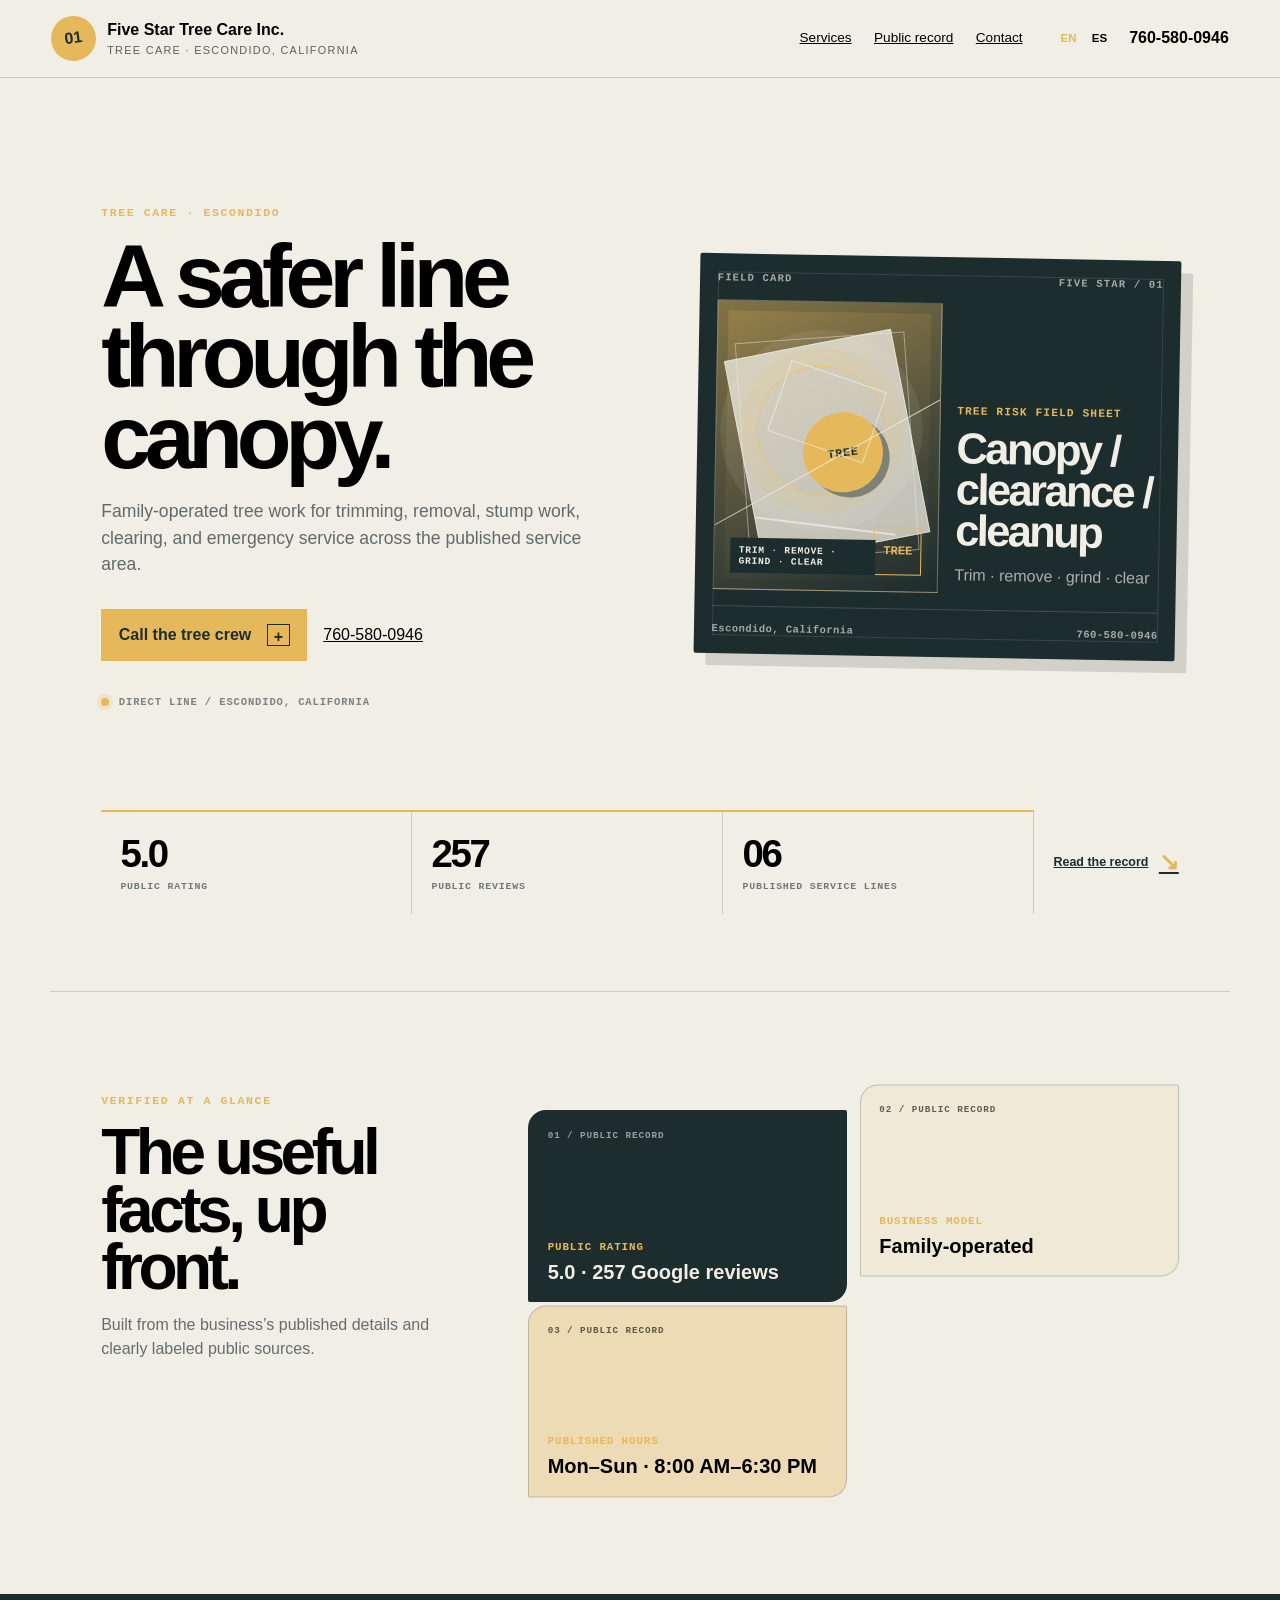
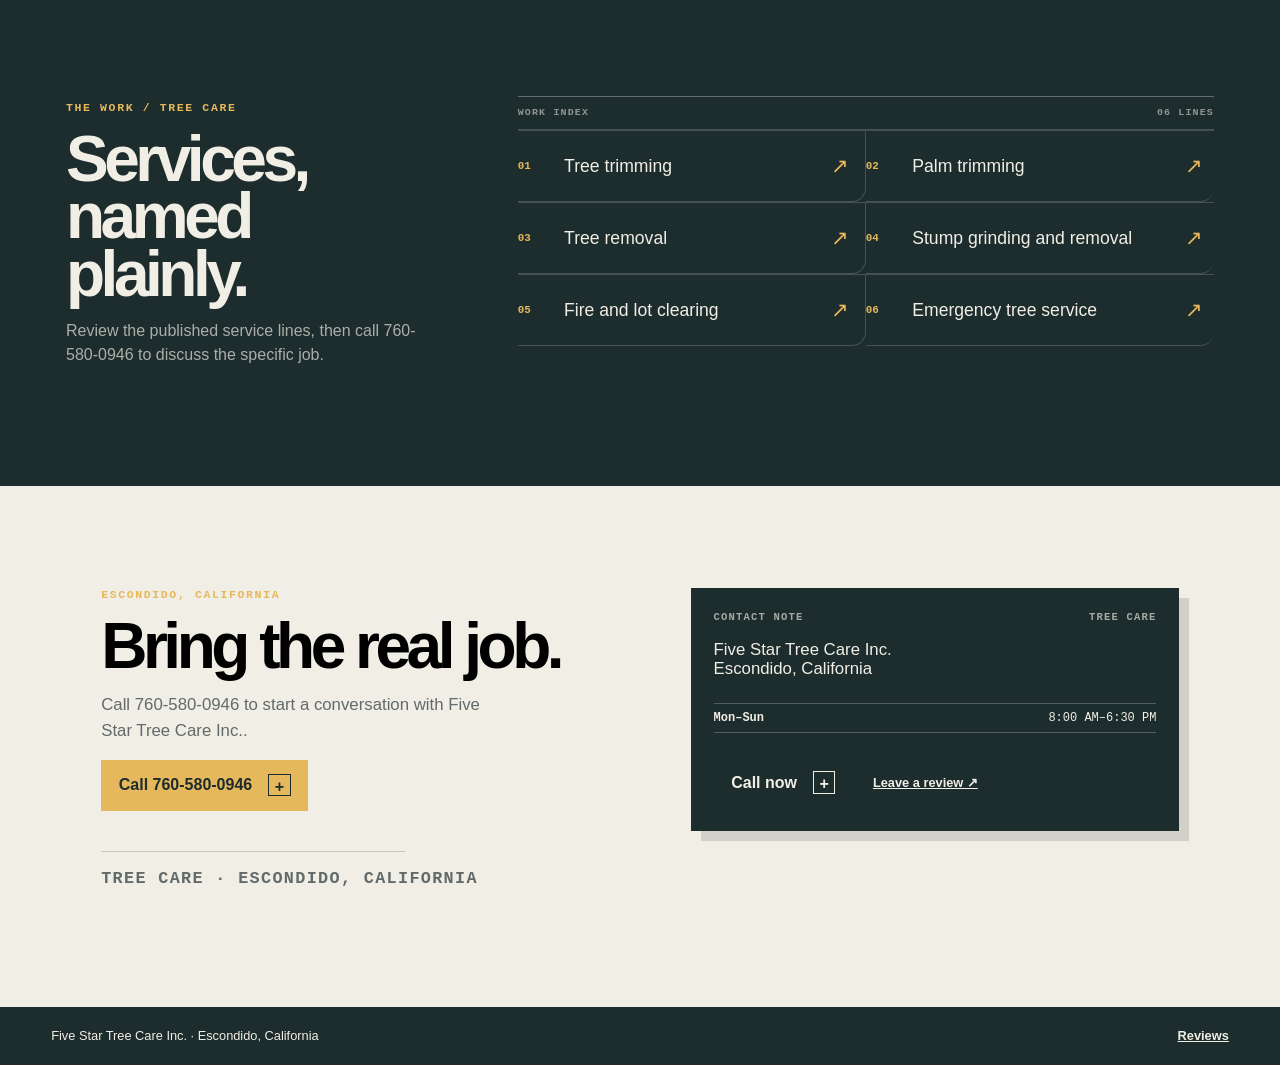
<file: index.html>
<!doctype html>
<html lang="en">
<head>
  <meta charset="utf-8"><meta name="viewport" content="width=device-width, initial-scale=1">
  <meta name="description" content="Five Star Tree Care Inc. — Tree care in Escondido, California.">
  <title>Five Star Tree Care Inc. · Escondido, California</title>
  <link rel="stylesheet" href="styles.css">
</head>
<body class="layout-field-card" style="--accent:#e6b85c;--dark:#1d2c2d;--paper:#f1eee5">
  <a class="skip" href="#contact">Skip to contact</a>
  <header class="topbar"><a class="brand" href="#top"><span class="brand-mark">01</span><span><b>Five Star Tree Care Inc.</b><small>Tree care · Escondido, California</small></span></a><nav><a href="#services">Services</a><a href="#proof">Public record</a><a href="#contact">Contact</a></nav><div class="tools"><div class="language"><button data-language="en" aria-pressed="true">EN</button><button data-language="es" aria-pressed="false">ES</button></div><a class="phone" href="tel:+17605800946">760-580-0946</a></div></header>
  <main id="top">
    <section class="hero"><div class="hero-copy"><!-- sourced: site --><p class="eyebrow"><span class="lang lang-en">Tree care · Escondido</span><span class="lang lang-es">Cuidado de árboles · Escondido</span></p><!-- sourced: site --><h1><span class="lang lang-en">A safer line through the canopy.</span><span class="lang lang-es">Una línea más segura entre las ramas.</span></h1><!-- sourced: site --><p class="lede"><span class="lang lang-en">Family-operated tree work for trimming, removal, stump work, clearing, and emergency service across the published service area.</span><span class="lang lang-es">Trabajo familiar de árboles: poda, remoción, tocones, limpieza de terrenos y servicio de emergencia en el área publicada.</span></p><div class="actions"><a class="button" href="#contact"><span class="lang lang-en">Call the tree crew</span><span class="lang lang-es">Llame al equipo de árboles</span> <span>+</span></a><a class="text-link" href="tel:+17605800946">760-580-0946</a></div><div class="hero-note"><span class="hero-note-dot"></span><span>Direct line / Escondido, California</span></div></div><div class="trade-object" aria-label="TREE RISK FIELD SHEET"><div class="object-top"><span>FIELD CARD</span><span>FIVE STAR / 01</span></div><div class="object-grid"><div class="object-graphic"><span class="graphic-grid"></span><span class="graphic-ring"></span><span class="graphic-core">TREE</span><span class="object-line line-one"></span><span class="object-line line-two"></span><span class="object-stamp">TREE</span><span class="graphic-caption">Trim · remove · grind · clear</span></div><div class="object-copy"><small>TREE RISK FIELD SHEET</small><strong>Canopy / clearance / cleanup</strong><p>Trim · remove · grind · clear</p></div></div><div class="object-foot"><span>Escondido, California</span><span>760-580-0946</span></div></div></section>
    <section class="signal-strip" aria-label="Public signals"><div class="signal"><strong>5.0</strong><span>Public rating</span></div><div class="signal"><strong>257</strong><span>Public reviews</span></div><div class="signal"><strong>06</strong><span>Published service lines</span></div><a class="signal-link" href="#proof">Read the record <span>↘</span></a></section>
    <section class="record" id="proof"><div class="section-intro"><p class="eyebrow">Verified at a glance</p><h2>The useful facts, up front.</h2><p>Built from the business’s published details and clearly labeled public sources.</p></div><div class="record-grid"><article class="record-card record-card-1"><!-- sourced: rank --><span class="record-index">01 / PUBLIC RECORD</span><span class="record-label">Public rating</span><strong>5.0 · 257 Google reviews</strong></article><article class="record-card record-card-2"><!-- sourced: site --><span class="record-index">02 / PUBLIC RECORD</span><span class="record-label">Business model</span><strong>Family-operated</strong></article><article class="record-card record-card-3"><!-- sourced: hours --><span class="record-index">03 / PUBLIC RECORD</span><span class="record-label">Published hours</span><strong>Mon–Sun · 8:00 AM–6:30 PM</strong></article></div></section>
    <section class="services" id="services"><div class="services-heading"><p class="eyebrow">The work / Tree care</p><h2>Services, named plainly.</h2><p>Review the published service lines, then call 760-580-0946 to discuss the specific job.</p></div><div class="service-panel"><div class="service-panel-top"><span>WORK INDEX</span><span>06 LINES</span></div><ul><li><!-- sourced: site --><span class="service-number">01</span><span class="service-name">Tree trimming</span><span class="service-arrow">↗</span></li><li><!-- sourced: site --><span class="service-number">02</span><span class="service-name">Palm trimming</span><span class="service-arrow">↗</span></li><li><!-- sourced: site --><span class="service-number">03</span><span class="service-name">Tree removal</span><span class="service-arrow">↗</span></li><li><!-- sourced: site --><span class="service-number">04</span><span class="service-name">Stump grinding and removal</span><span class="service-arrow">↗</span></li><li><!-- sourced: site --><span class="service-number">05</span><span class="service-name">Fire and lot clearing</span><span class="service-arrow">↗</span></li><li><!-- sourced: site --><span class="service-number">06</span><span class="service-name">Emergency tree service</span><span class="service-arrow">↗</span></li></ul></div></section>
    <section class="contact" id="contact"><div class="contact-lead"><p class="eyebrow">Escondido, California</p><h2>Bring the real job.</h2><p>Call 760-580-0946 to start a conversation with Five Star Tree Care Inc..</p><a class="button" href="tel:+17605800946">Call 760-580-0946 <span>+</span></a><div class="contact-rule"></div><p class="contact-micro">Tree care · Escondido, California</p></div><div class="contact-card"><div class="object-top"><span>CONTACT NOTE</span><span>Tree care</span></div><p class="contact-address">Five Star Tree Care Inc.<br>Escondido, California</p><div class="hours"><div><span>Mon–Sun</span><strong>8:00 AM–6:30 PM</strong></div></div><div class="contact-actions"><a class="button button-dark" href="tel:+17605800946">Call now <span>+</span></a><a class="review-link" href="review.html">Leave a review ↗</a></div></div></section>
  </main>
  <footer><span>Five Star Tree Care Inc. · Escondido, California</span><a href="review.html">Reviews</a></footer>
  <script src="script.js"></script>
</body></html>
</file>
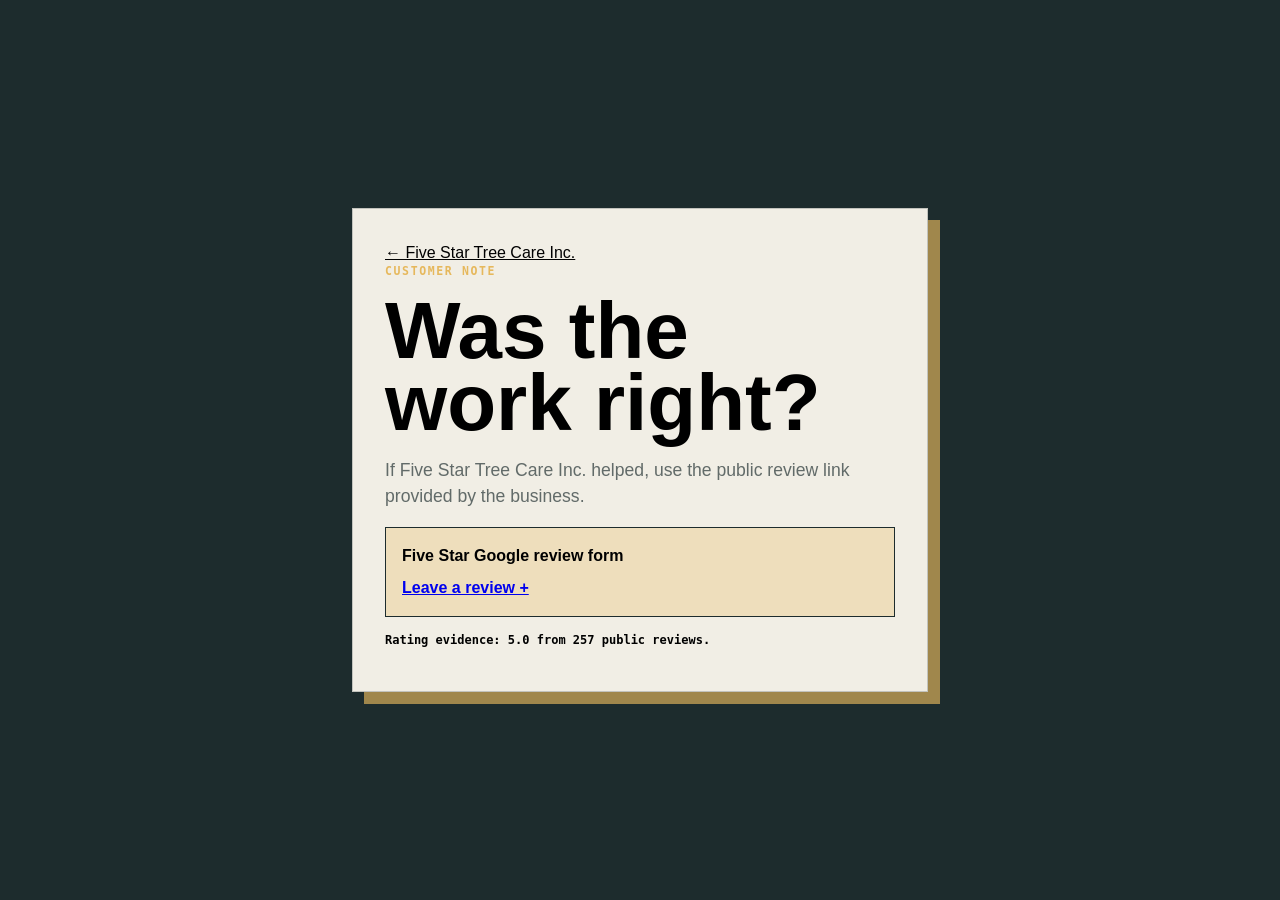
<file: review.html>
<!doctype html><html lang="en"><head><meta charset="utf-8"><meta name="viewport" content="width=device-width, initial-scale=1"><title>Leave a review · Five Star Tree Care Inc.</title><link rel="stylesheet" href="styles.css"></head><body class="review-page" style="--accent:#e6b85c;--dark:#1d2c2d;--paper:#f1eee5"><main class="review-card"><a class="back" href="index.html">← Five Star Tree Care Inc.</a><p class="eyebrow">Customer note</p><h1>Was the work right?</h1><p class="lede">If Five Star Tree Care Inc. helped, use the public review link provided by the business.</p><div class="review-destination"><strong>Five Star Google review form</strong><a href="https://search.google.com/local/writereview?placeid=ChIJ4ykrfLqL24ARJ0fsyLGWkNE" rel="noreferrer">Leave a review +</a></div><p class="review-source">Rating evidence: 5.0 from 257 public reviews.</p></main></body></html>
</file>
<file: styles.css>
:root{font-family:Arial,"Helvetica Neue",sans-serif;color:var(--dark);background:#202a2d}*{box-sizing:border-box}html{scroll-behavior:smooth}body{margin:0;background:var(--paper);line-height:1.5}.lang-es{display:none}.topbar{display:flex;align-items:center;gap:2rem;padding:1rem clamp(1rem,4vw,4rem);border-bottom:1px solid color-mix(in srgb,var(--dark) 20%,transparent);background:var(--paper)}.brand{display:flex;align-items:center;gap:.7rem;color:inherit;text-decoration:none}.brand-mark{display:grid;place-items:center;width:2.8rem;height:2.8rem;background:var(--dark);color:var(--paper);font-weight:800}.brand b,.brand small{display:block}.brand small{font-size:.68rem;letter-spacing:.12em;text-transform:uppercase;opacity:.6}.topbar nav{display:flex;gap:1.4rem;margin-left:auto;font-size:.85rem}.topbar nav a,.phone,.text-link,footer a{color:inherit}.tools{display:flex;align-items:center;gap:1rem}.language{display:flex;gap:.2rem}.language button{border:0;background:none;color:inherit;cursor:pointer;font:700 .72rem Arial}.language button[aria-pressed=true]{color:var(--accent)}.phone{font-weight:700;text-decoration:none}.hero{display:grid;grid-template-columns:minmax(0,1fr) minmax(340px,.95fr);gap:clamp(2rem,7vw,7rem);align-items:center;max-width:1180px;margin:auto;padding:clamp(3rem,8vw,7rem) clamp(1rem,4vw,4rem)}.hero-copy{max-width:35rem}.eyebrow{margin:0 0 1rem;color:var(--accent);font:700 .72rem/1.2 monospace;letter-spacing:.14em;text-transform:uppercase}.hero h1{margin:0 0 1.3rem;font-size:clamp(3rem,7vw,6.4rem);line-height:.9;letter-spacing:-.07em}.lede{max-width:31rem;color:color-mix(in srgb,var(--dark) 68%,transparent);font-size:1.1rem}.actions{display:flex;align-items:center;gap:1rem;flex-wrap:wrap;margin-top:2rem}.button{display:inline-flex;align-items:center;gap:1rem;padding:.85rem 1.1rem;background:var(--accent);color:var(--dark);text-decoration:none;font-weight:800}.button>span:not(.lang){display:grid;place-items:center;width:1.4rem;height:1.4rem;border:1px solid currentColor}.button-dark{background:var(--dark);color:var(--paper)}.trade-object,.contact-card{background:var(--dark);color:var(--paper);padding:1.1rem;box-shadow:12px 12px 0 color-mix(in srgb,var(--dark) 15%,transparent)}.object-top,.object-foot{display:flex;justify-content:space-between;gap:1rem;color:color-mix(in srgb,var(--paper) 65%,transparent);font:700 .66rem/1.2 monospace;letter-spacing:.11em;text-transform:uppercase}.object-grid{display:grid;grid-template-columns:1.05fr .95fr;gap:1rem;margin:1rem 0}.object-graphic{position:relative;min-height:290px;overflow:hidden;border:1px solid color-mix(in srgb,var(--paper) 25%,transparent);background:linear-gradient(135deg,color-mix(in srgb,var(--accent) 70%,var(--dark)),var(--dark))}.object-graphic:before,.object-graphic:after{position:absolute;content:"";background:color-mix(in srgb,var(--paper) 75%,transparent)}.object-graphic:before{inset:14% 12%;border:1px solid color-mix(in srgb,var(--paper) 60%,transparent);transform:rotate(-8deg)}.object-graphic:after{width:140%;height:1px;top:51%;left:-10%;transform:rotate(-30deg)}.object-line{position:absolute;z-index:1;display:block;border:1px solid color-mix(in srgb,var(--paper) 70%,transparent)}.line-one{width:45%;height:26%;top:25%;left:27%;transform:rotate(18deg)}.line-two{width:63%;height:1px;bottom:22%;left:18%;transform:rotate(6deg)}.object-stamp{position:absolute;right:1rem;bottom:1rem;z-index:2;display:grid;place-items:center;width:3rem;height:3rem;border:1px solid var(--accent);color:var(--accent);font:700 .75rem monospace}.object-copy{display:flex;flex-direction:column;justify-content:flex-end;padding:0 0 .4rem}.object-copy small{color:var(--accent);font:700 .7rem monospace;letter-spacing:.1em;text-transform:uppercase}.object-copy strong{margin:.7rem 0;font-size:clamp(1.7rem,3.4vw,3rem);line-height:.95;letter-spacing:-.06em}.object-copy p{margin:0;color:color-mix(in srgb,var(--paper) 68%,transparent)}.object-foot{padding-top:1rem;border-top:1px solid color-mix(in srgb,var(--paper) 18%,transparent);letter-spacing:.04em;text-transform:none}.facts,.services,.contact{max-width:1180px;margin:auto;padding:clamp(3rem,7vw,6rem) clamp(1rem,4vw,4rem)}.facts{display:grid;grid-template-columns:.7fr 1.3fr;gap:4rem;border-top:1px solid color-mix(in srgb,var(--dark) 18%,transparent)}.facts h2,.services h2,.contact h2{margin:0;font-size:clamp(2.5rem,5vw,5rem);line-height:.95;letter-spacing:-.06em}.facts ul,.services ul{display:grid;grid-template-columns:repeat(2,1fr);gap:0;margin:0;padding:0;list-style:none;border-top:1px solid color-mix(in srgb,var(--dark) 20%,transparent)}.facts li,.services li{display:grid;gap:.3rem;padding:1rem;border-bottom:1px solid color-mix(in srgb,var(--dark) 20%,transparent)}.facts li:nth-child(odd),.services li:nth-child(odd){border-right:1px solid color-mix(in srgb,var(--dark) 20%,transparent)}.facts li span{font:700 .7rem monospace;letter-spacing:.08em;text-transform:uppercase;color:var(--accent)}.facts li strong{font-size:1.1rem}.services{display:grid;grid-template-columns:.7fr 1.3fr;gap:4rem;background:var(--dark);color:var(--paper)}.services ul{border-color:color-mix(in srgb,var(--paper) 20%,transparent)}.services li{font-size:1.2rem;border-color:color-mix(in srgb,var(--paper) 20%,transparent)}.services li:nth-child(odd){border-right-color:color-mix(in srgb,var(--paper) 20%,transparent)}.contact{display:grid;grid-template-columns:1fr 1fr;gap:clamp(2rem,8vw,8rem);align-items:start}.contact>div>p:not(.eyebrow){max-width:25rem;color:color-mix(in srgb,var(--dark) 68%,transparent);font-size:1.05rem}.contact-card{box-shadow:none}.contact-address{font-size:1.5rem;line-height:1.15}.hours{margin:1.5rem 0;border-top:1px solid color-mix(in srgb,var(--paper) 25%,transparent)}.hours div{display:flex;justify-content:space-between;gap:1rem;padding:.45rem 0;border-bottom:1px solid color-mix(in srgb,var(--paper) 25%,transparent);font:700 .75rem monospace}.hours strong{font-weight:400}.contact-card .button{margin-top:.5rem}footer{display:flex;justify-content:space-between;padding:1.2rem clamp(1rem,4vw,4rem);background:var(--dark);color:var(--paper);font-size:.8rem}.review-page{min-height:100vh;display:grid;place-items:center;background:var(--dark)}.review-card{width:min(36rem,calc(100% - 2rem));padding:2rem;background:var(--paper);box-shadow:12px 12px 0 color-mix(in srgb,var(--accent) 65%,transparent)}.review-card h1{margin:.2rem 0 1rem;font-size:clamp(2.8rem,8vw,5rem);line-height:.9}.back{color:inherit}.review-destination{display:grid;gap:.5rem;padding:1rem;border:1px solid var(--dark);background:color-mix(in srgb,var(--accent) 30%,var(--paper))}.review-destination a{font-weight:800}.review-source{margin-top:1rem;font:700 .75rem monospace}@media(max-width:760px){.topbar nav{display:none}.tools{margin-left:auto}.hero,.facts,.services,.contact{grid-template-columns:1fr}.hero{padding-top:3rem}.facts ul,.services ul{grid-template-columns:1fr}.facts li:nth-child(odd),.services li:nth-child(odd){border-right:0}.object-grid{grid-template-columns:1fr}.object-graphic{min-height:210px}}.skip{position:absolute;left:-9999px;top:-9999px}.skip:focus{left:1rem;top:1rem;z-index:10;background:var(--accent);padding:.6rem}.hero-note{display:flex;align-items:center;gap:.6rem;margin-top:2.2rem;color:color-mix(in srgb,var(--dark) 55%,transparent);font:700 .66rem monospace;letter-spacing:.08em;text-transform:uppercase}.hero-note-dot{width:.5rem;height:.5rem;border-radius:50%;background:var(--accent);box-shadow:0 0 0 .25rem color-mix(in srgb,var(--accent) 22%,transparent)}.trade-object{position:relative;isolation:isolate}.trade-object:before{position:absolute;content:"";inset:1.1rem;border:1px solid color-mix(in srgb,var(--paper) 13%,transparent);pointer-events:none}.object-graphic{background-image:linear-gradient(color-mix(in srgb,var(--paper) 10%,transparent) 1px,transparent 1px),linear-gradient(90deg,color-mix(in srgb,var(--paper) 10%,transparent) 1px,transparent 1px),linear-gradient(145deg,color-mix(in srgb,var(--accent) 72%,var(--dark)),var(--dark) 66%);background-size:32px 32px,32px 32px,100% 100%;box-shadow:inset 0 0 0 10px color-mix(in srgb,var(--dark) 18%,transparent)}.graphic-grid{position:absolute;inset:12%;border:1px solid color-mix(in srgb,var(--paper) 45%,transparent);transform:rotate(-5deg)}.graphic-ring{position:absolute;left:18%;top:22%;width:58%;aspect-ratio:1;border:1px solid color-mix(in srgb,var(--accent) 85%,white);border-radius:50%;box-shadow:0 0 0 18px color-mix(in srgb,var(--accent) 12%,transparent),0 0 0 36px color-mix(in srgb,var(--paper) 8%,transparent)}.graphic-core{position:absolute;left:39%;top:38%;display:grid;place-items:center;width:5rem;height:5rem;border-radius:50%;background:var(--accent);color:var(--dark);font:800 .72rem monospace;letter-spacing:.08em;transform:rotate(-8deg);box-shadow:6px 6px 0 color-mix(in srgb,var(--dark) 45%,transparent)}.graphic-caption{position:absolute;left:1rem;bottom:1rem;z-index:2;max-width:65%;padding:.4rem .55rem;background:var(--dark);color:var(--paper);font:700 .6rem monospace;letter-spacing:.08em;text-transform:uppercase}.signal-strip{display:grid;grid-template-columns:repeat(3,1fr) auto;max-width:1180px;margin:0 auto;padding:0 clamp(1rem,4vw,4rem) clamp(3rem,6vw,5rem);align-items:stretch}.signal{display:flex;flex-direction:column;justify-content:center;min-height:6.5rem;padding:1rem 1.2rem;border-top:2px solid var(--accent);border-right:1px solid color-mix(in srgb,var(--dark) 18%,transparent)}.signal strong{font-size:clamp(1.8rem,3vw,2.7rem);line-height:1;letter-spacing:-.06em}.signal span{margin-top:.5rem;color:color-mix(in srgb,var(--dark) 60%,transparent);font:700 .62rem monospace;letter-spacing:.08em;text-transform:uppercase}.signal-link{display:flex;align-items:center;gap:.65rem;padding:1rem 0 1rem 1.2rem;color:var(--dark);font-weight:800;font-size:.78rem;white-space:nowrap}.signal-link span{color:var(--accent);font-size:1.5rem}.record{display:grid;grid-template-columns:.7fr 1.3fr;gap:clamp(2rem,6vw,6rem);max-width:1180px;margin:auto;padding:clamp(4rem,8vw,7rem) clamp(1rem,4vw,4rem);border-top:1px solid color-mix(in srgb,var(--dark) 18%,transparent)}.section-intro h2,.services-heading h2,.contact h2{margin:0;font-size:clamp(2.7rem,5vw,5.4rem);line-height:.9;letter-spacing:-.07em}.section-intro>p:not(.eyebrow),.services-heading>p:not(.eyebrow){color:color-mix(in srgb,var(--dark) 66%,transparent);font-size:1rem;max-width:22rem}.record-grid{display:grid;grid-template-columns:repeat(2,1fr);gap:.8rem}.record-card{display:flex;flex-direction:column;min-height:12rem;padding:1.15rem;background:color-mix(in srgb,var(--accent) 10%,var(--paper));border:1px solid color-mix(in srgb,var(--dark) 22%,transparent);position:relative}.record-card-1{background:var(--dark);color:var(--paper);transform:translateY(1rem)}.record-card-2{transform:translateY(-.6rem)}.record-card-3{background:color-mix(in srgb,var(--accent) 35%,var(--paper));transform:translateY(.4rem)}.record-index{font:700 .58rem monospace;letter-spacing:.1em;opacity:.6}.record-label{margin-top:auto;color:var(--accent);font:700 .68rem monospace;letter-spacing:.08em;text-transform:uppercase}.record-card strong{margin-top:.5rem;font-size:1.25rem;line-height:1.12}.services{display:grid;grid-template-columns:.7fr 1.3fr;gap:clamp(2rem,6vw,6rem);max-width:none;padding:clamp(4rem,8vw,7rem) max(calc((100% - 1180px)/2 + 1rem),1rem);background:var(--dark);color:var(--paper)}.services-heading{padding-top:.3rem}.services-heading>p:not(.eyebrow){color:color-mix(in srgb,var(--paper) 67%,transparent)}.service-panel{border-top:1px solid color-mix(in srgb,var(--paper) 32%,transparent)}.service-panel-top{display:flex;justify-content:space-between;padding:.65rem 0;color:color-mix(in srgb,var(--paper) 55%,transparent);font:700 .62rem monospace;letter-spacing:.12em}.service-panel ul{display:grid;grid-template-columns:repeat(2,1fr);list-style:none;margin:0;padding:0}.service-panel li{display:grid;grid-template-columns:2.3rem 1fr auto;align-items:center;gap:.6rem;min-height:4.5rem;padding:.75rem .7rem  .75rem 0;border-top:1px solid color-mix(in srgb,var(--paper) 19%,transparent);font-size:1.1rem}.service-panel li:nth-child(odd){border-right:1px solid color-mix(in srgb,var(--paper) 19%,transparent);padding-right:1rem}.service-number{color:var(--accent);font:700 .68rem monospace}.service-name{line-height:1.05}.service-arrow{color:var(--accent);font-size:1.3rem}.contact{display:grid;grid-template-columns:1fr 1fr;gap:clamp(2rem,8vw,8rem);max-width:1180px;margin:auto;padding:clamp(4rem,8vw,7rem) clamp(1rem,4vw,4rem);align-items:start}.contact-lead>p:not(.eyebrow){max-width:25rem;color:color-mix(in srgb,var(--dark) 68%,transparent);font-size:1.08rem}.contact-rule{width:100%;max-width:19rem;margin:2.5rem 0 1rem;border-top:1px solid color-mix(in srgb,var(--dark) 20%,transparent)}.contact-micro{color:color-mix(in srgb,var(--dark) 58%,transparent);font:700 .65rem monospace;letter-spacing:.08em;text-transform:uppercase}.contact-card{padding:1.4rem;box-shadow:10px 10px 0 color-mix(in srgb,var(--dark) 15%,transparent)}.contact-card .contact-address{color:var(--paper)}.contact-actions{display:flex;align-items:center;gap:1.25rem;flex-wrap:wrap}.review-link{color:var(--paper);font-weight:800;font-size:.8rem}.contact-card .button{margin-top:0}footer{display:flex;justify-content:space-between;gap:1rem;padding:1.2rem clamp(1rem,4vw,4rem);background:var(--dark);color:var(--paper);font-size:.8rem}footer a{font-weight:800}.review-page{padding:2rem}.review-card{border:1px solid color-mix(in srgb,var(--dark) 22%,transparent)}@media(max-width:760px){.signal-strip{grid-template-columns:repeat(3,1fr);padding-bottom:3rem}.signal-link{grid-column:1/-1;padding:1.1rem 0 0}.record,.services,.contact{grid-template-columns:1fr}.record-grid{grid-template-columns:1fr}.record-card-1,.record-card-2,.record-card-3{transform:none}.service-panel ul{grid-template-columns:1fr}.service-panel li:nth-child(odd){border-right:0;padding-right:.7rem}.object-grid{grid-template-columns:1fr}.graphic-core{left:42%;top:34%}}@media(max-width:500px){.topbar{gap:.7rem;padding:.8rem 1rem}.brand-mark{width:2.35rem;height:2.35rem}.brand b{font-size:.88rem}.brand small{font-size:.55rem}.phone{font-size:.72rem}.signal-strip{padding-inline:1rem}.signal{padding-inline:.65rem}.signal strong{font-size:1.5rem}.signal span{font-size:.53rem}.record,.services,.contact{padding-inline:1rem}.record-card{min-height:10rem}.object-copy strong{font-size:2rem}.contact-actions .button{width:100%}}.contact .contact-card p.contact-address{color:var(--paper)!important}.layout-field-card .brand-mark{border-radius:50%;background:var(--accent);color:var(--dark);transform:rotate(-8deg)}.layout-field-card .hero{padding-top:clamp(4rem,10vw,8rem)}.layout-field-card .trade-object{border-radius:2px;transform:rotate(1deg)}.layout-field-card .object-graphic{background:linear-gradient(155deg,color-mix(in srgb,var(--accent) 62%,var(--dark)),var(--dark))}.layout-field-card .object-graphic:before{transform:rotate(-12deg)}.layout-field-card .record-card{border-radius:18px 2px 18px 2px}.layout-field-card .service-panel li{border-radius:0 0 14px 0}
</file>
